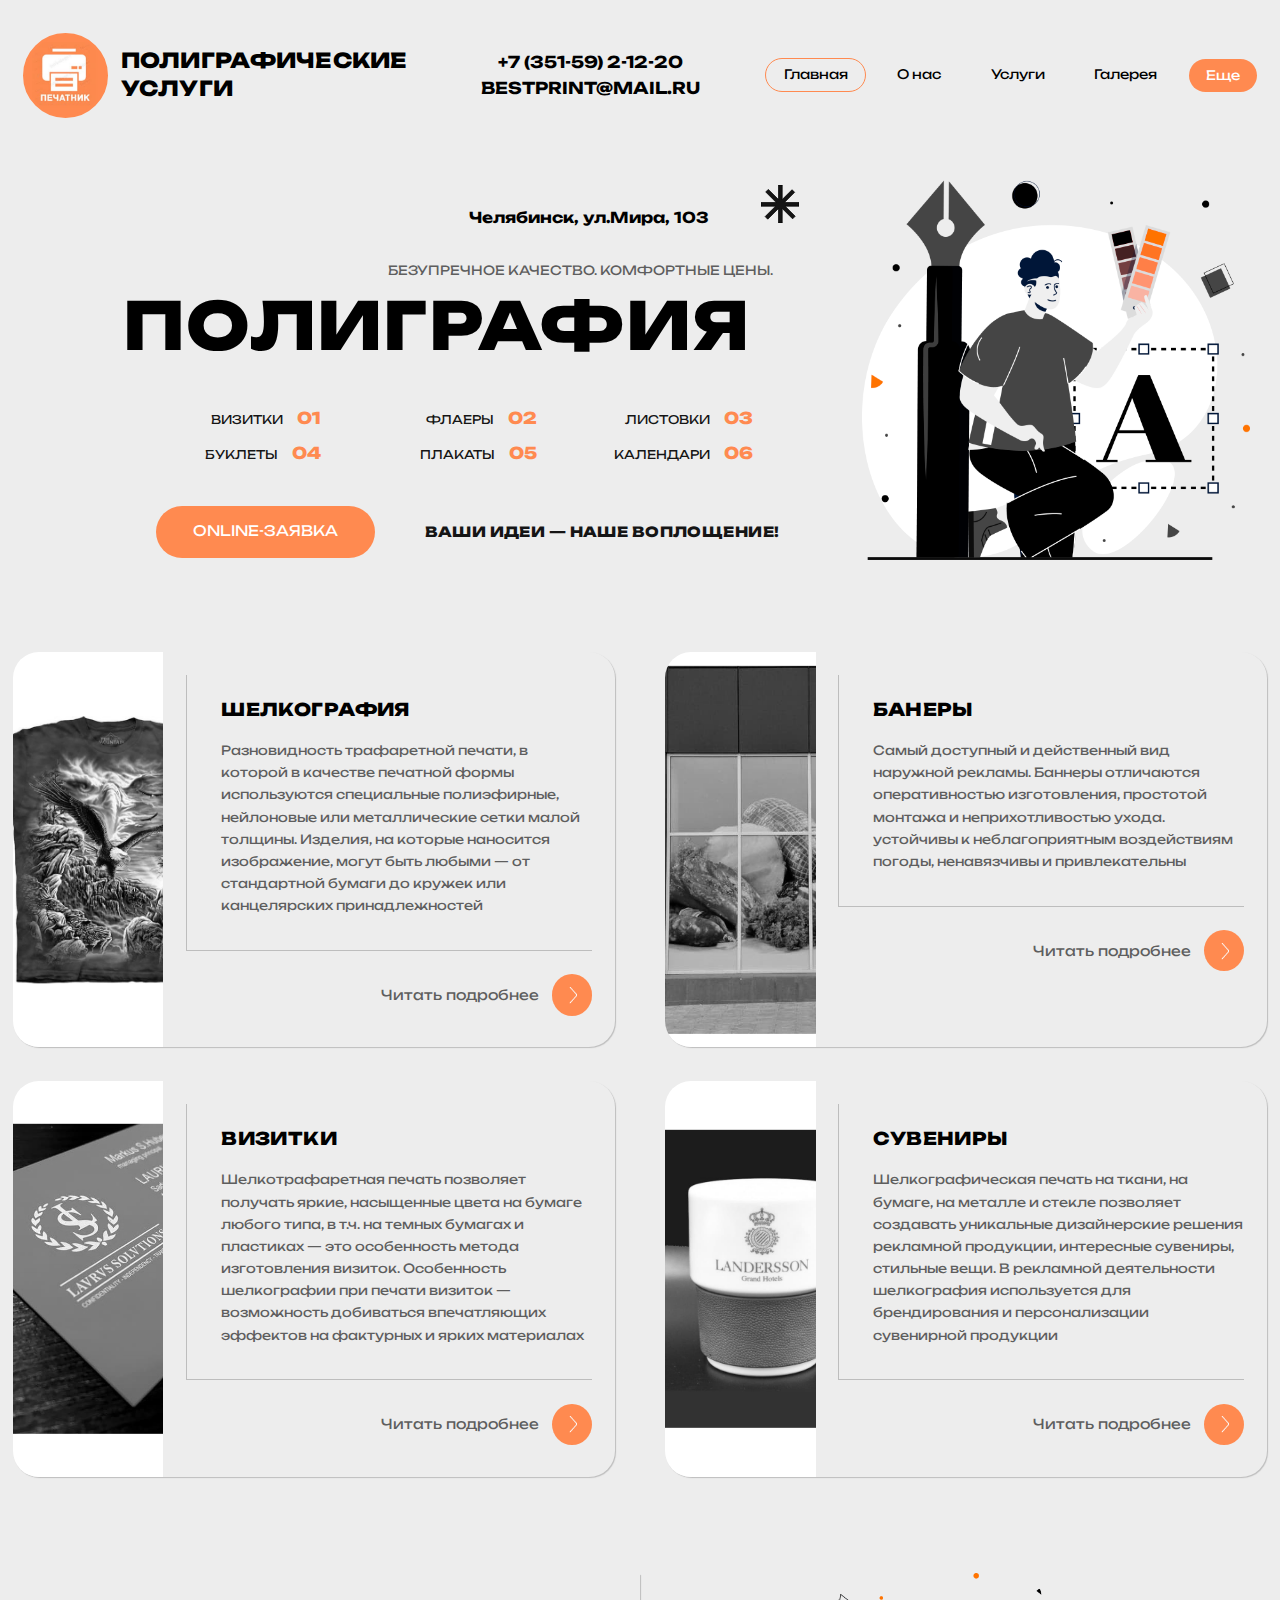
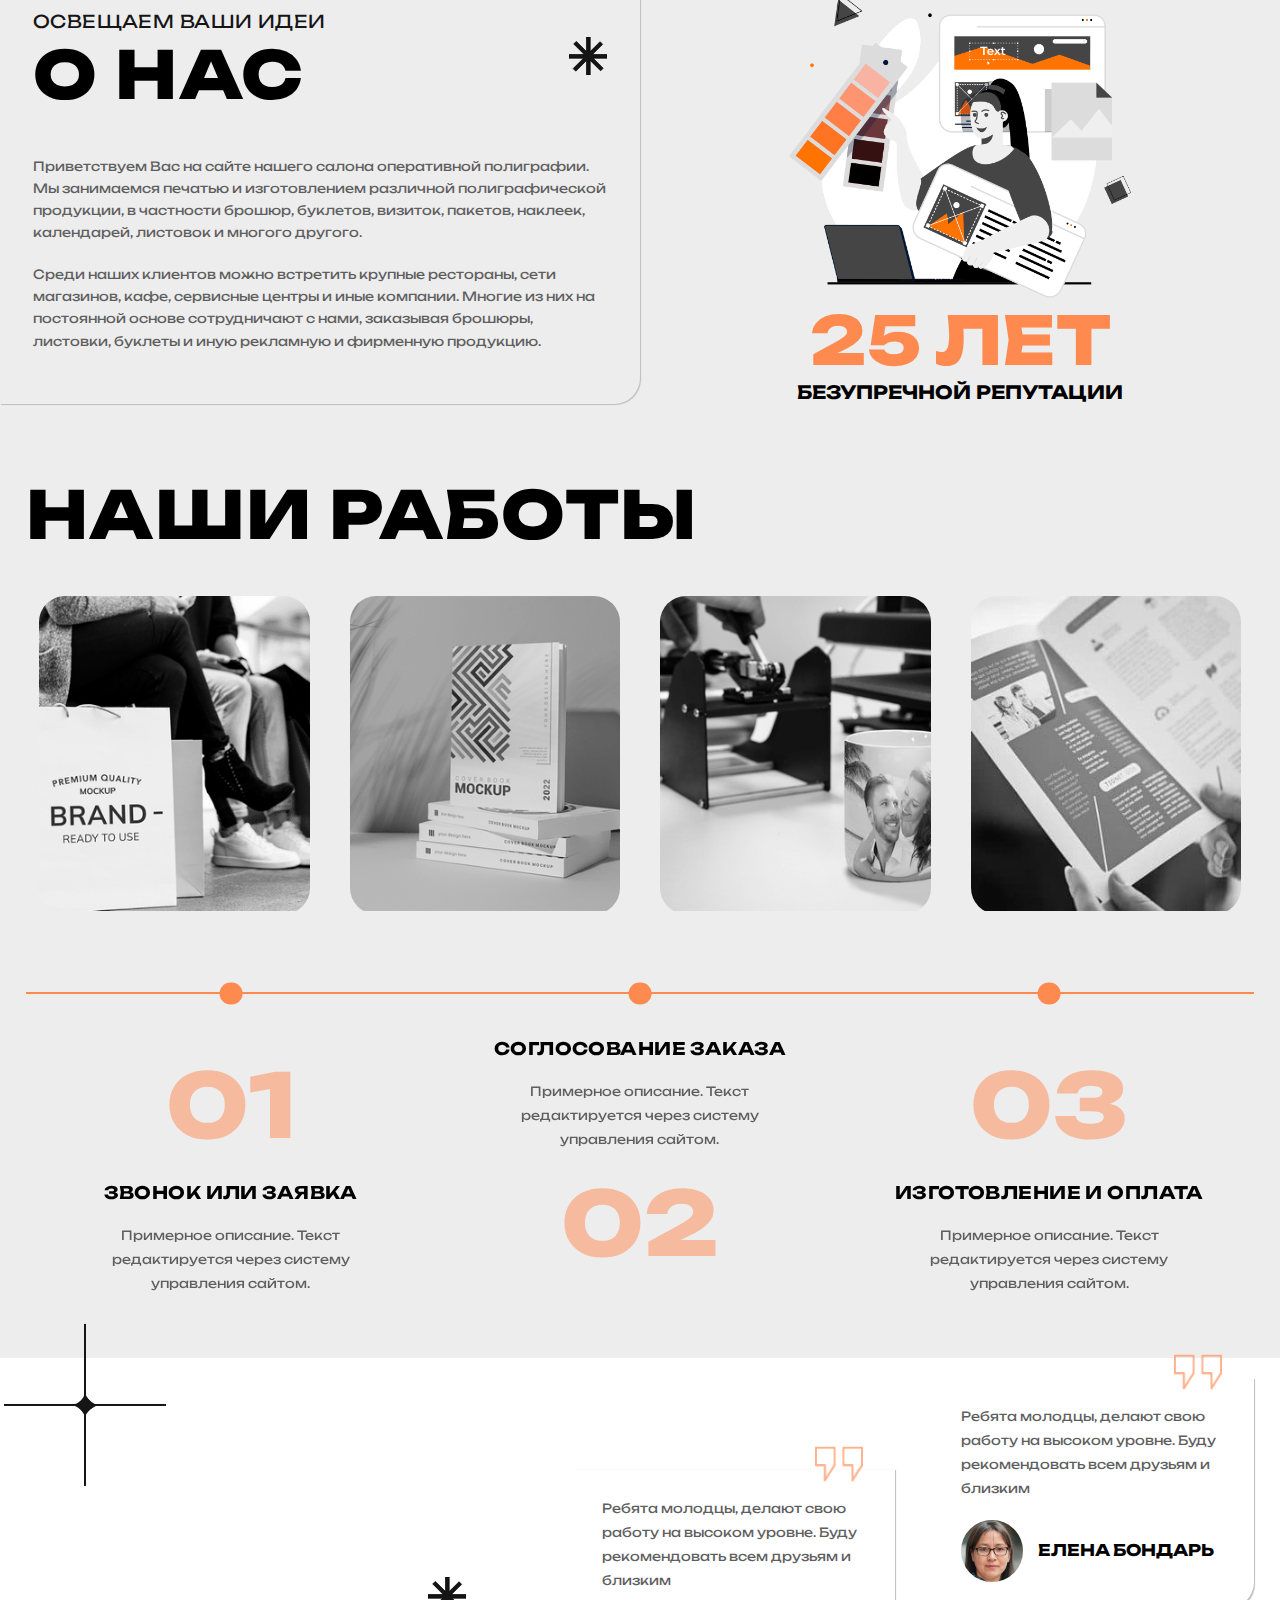
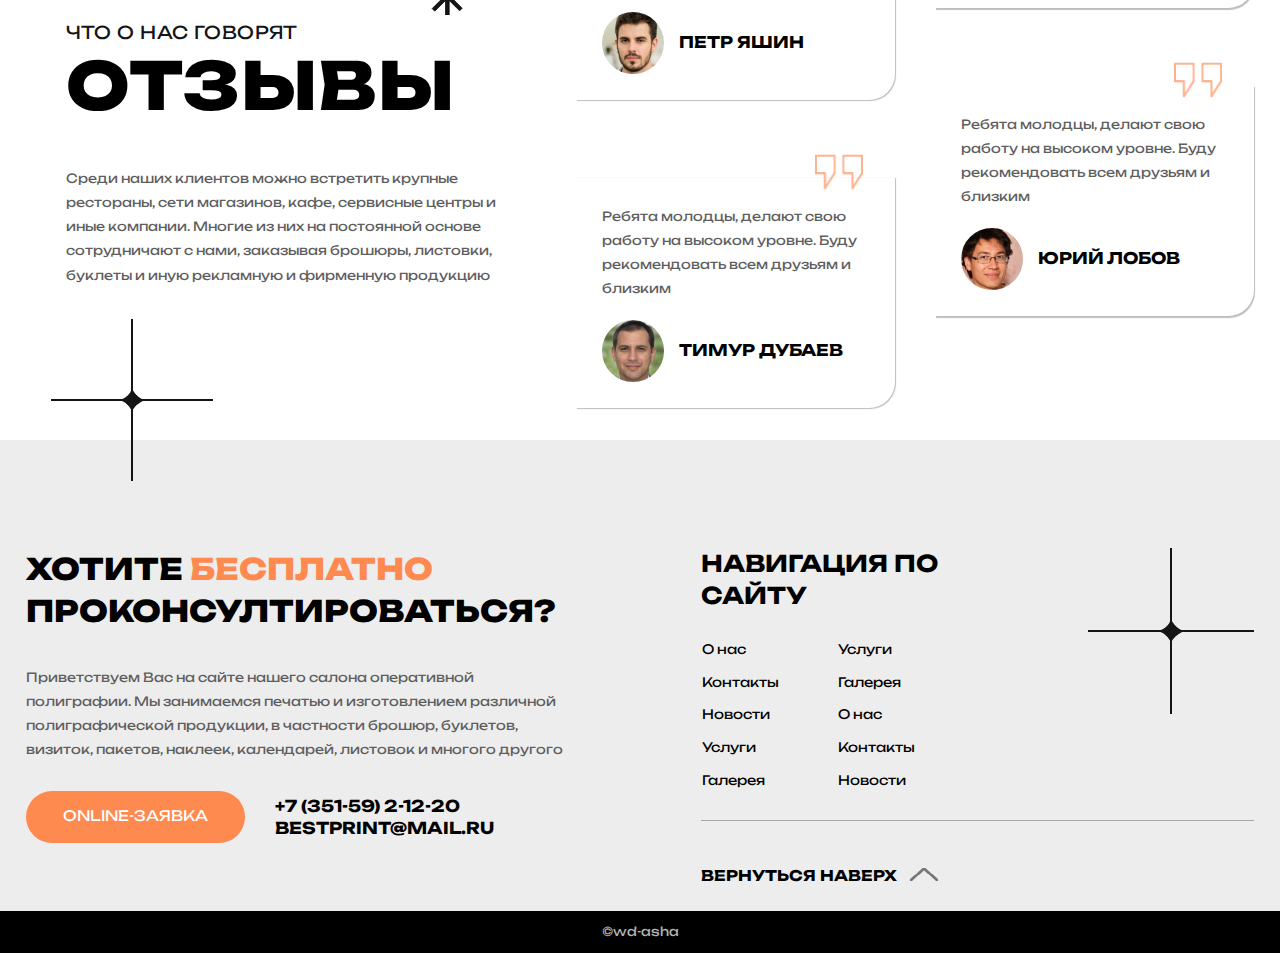
<file: index.html>
<!DOCTYPE html>
<html lang="ru">
<head>
    <meta charset="utf-8">
    <meta name="viewport" content="width=device-width, initial-scale=1">
    <meta name="description" content="">
    <meta http-equiv="X-UA-Compatible" content="IE=edge">
    <title>Печатник | Полиграфические услуги</title>
    <link href="css/main.css" rel="stylesheet">
</head>
<body>

<div id="toTop"> </div>
<div class="fix-box" id="fix-box"></div>
<div class="overlay" id="overlay"></div>

<div class="popup" id="popupPhone">
    <a href="#fix-box" class="popup_area"></a>
    <div class="popup_body">
        <div class="popup_content">
            <a href="#fix-box" class="popup_close">
                &times;
            </a>
            <div class="popup_title">Оставить заявку</div>
            <p class="popup__text">Чтобы оставить заявку, пожалуйста, заполните свои контактные данные</p>
            <div class="popup_text">
                <form class="phone-form" action="" method="post" id="phoneForm" name="phoneForm">
                    <input class="name-input" type="text" placeholder="Имя" required name="name">
                    <input class="phone-input" type="tel" placeholder="Телефон" required name="phone">
                    <div class="order-form__check">
                        <input type="checkbox" class="checkbox" name="check" style="cursor: pointer; opacity: .8; background-color: black;" id="checkBox2">
                        <p class="order-form__check__txt">Нажимая кнопку вы даете согласие <a href="#">на обработку ваших персональных данных</a></p>
                    </div>
                    <a href="#orderSuccess" type="submit" class="phone-submit" id="phoneSubmit">Отправить</a>
                </form>
            </div>
        </div>
    </div>
</div>

<div class="popup" id="orderSuccess">
    <a href="#fix-box" class="popup_area"></a>
    <div class="popup_body">
        <div class="popup_content">
            <a href="#fix-box" class="popup_close">
                &times;
            </a>
            <div class="orderSuccess__content">
                <div class="orderSuccess__title">Заявка успешно отправлена!</div>
                <div class="orderSuccess__text">
                    Наши специалисты свяжутся с Вами. Спасибо, что выбрали нас!
                </div>
            </div>

        </div>
    </div>
</div>

<header class="header" id="header">
    <div class="header__logo">
        <div class="logo__icon">
            <img src="images/logo-min.jpg" alt="логотип компании">
        </div>
        <div class="logo__title">Полиграфические услуги</div>
    </div>
    <div class="header__phone">
        <div class="phone__number">+7 (351-59) 2-12-20<br>bestprint@mail.ru</div>
    </div>
    <nav class="header__nav">
        <a href="index.html" class="nav__item nav__item-active">Главная</a>
        <a href="#about" class="nav__item">О&nbsp;нас</a>
        <a href="#services" class="nav__item">Услуги</a>
        <a href="#gallery" class="nav__item">Галерея</a>
        <a href="#reviews" class="nav__item">Отзывы</a>
        <a href="#news" class="nav__item">Новости</a>
        <div class="nav__item-more">Еще
            <div class="item-more__panel">
                <a href="#about" class="more__item more__item_hide">О&nbsp;нас</a>
                <a href="#services" class="more__item more__item_hide">Услуги</a>
                <a href="#gallery" class="more__item more__item_hide">Галерея</a>
                <a href="#reviews" class="more__item more__item_hide">Отзывы</a>
                <a href="#news" class="more__item more__item_hide">Новости</a>
                <a href="#blog" class="more__item">Статьи</a>
            </div>
        </div>
    </nav>
</header>

<div class="mobile__nav">
    <div class="burger" id="burger">
        <div class="burger__line1" ></div>
        <div class="burger__line2"></div>
        <div class="burger__line3"></div>
    </div>
</div>

<div class="mobile__nav__panel" id="mobileNavPanel">
    <a href="#about" class="mobile__nav__item">О&nbsp;нас</a>
    <a href="#services" class="mobile__nav__item">Услуги</a>
    <a href="#gallery" class="mobile__nav__item">Галлерея</a>
    <a href="#reviews" class="mobile__nav__item">Отзывы</a>
    <a href="#news" class="mobile__nav__item">Новости</a>
    <a href="#blog" class="mobile__nav__item">Статьи</a>
    <span class="panel__close" id="panelClose">&times;</span>
</div>

<section class="slider">
    <div class="slider__content">
        <div class="slider__content_address">
            <span>Челябинск, ул.Мира, 103</span>
            <img src="images/3.svg" alt="">
        </div>
        <p class="slider__content_slogan">Безупречное качество. Комфортные цены.</p>
        <h1>Полиграфия <span><img src="images/11.gif" alt=""></span></h1>

        <img src="images/3.svg" class="image__star" alt="">
        <div class="slider__content_list">
            <div class="slider__content_item">
                визитки <span>01</span>
            </div>
            <div class="slider__content_item">
                флаеры <span>02</span>
            </div>
            <div class="slider__content_item">
                листовки <span>03</span>
            </div>
            <div class="slider__content_item">
                буклеты <span>04</span>
            </div>
            <div class="slider__content_item">
                плакаты <span>05</span>
            </div>
            <div class="slider__content_item">
                календари <span>06</span>
            </div>
        </div>
        <div class="slider__content_link">
            <a href="#popupPhone" class="slider__content_btn">online-заявка</a>
            <span>ваши идеи — наше воплощение!</span>
        </div>
    </div>
    <div class="slider__image">
        <img src="images/1.webp" alt="">
    </div>
</section>

<section class="services" id="services">
    <div class="service">
        <div class="service__image">
            <img src="images/silk-min.jpeg" alt="service">
        </div>
        <div class="service__content">
            <div class="service__content_text">
                <div class="service__content_title">Шелкография</div>
                <div class="service__content_desc">Разновидность трафаретной печати, в которой в качестве печатной формы используются специальные полиэфирные, нейлоновые или металлические сетки малой толщины. Изделия, на которые наносится изображение, могут быть любыми — от стандартной бумаги до кружек или канцелярских принадлежностей</div>
            </div>
            <div class="service__content_link">Читать подробнее
                <a href="silk.html" class="link-round">
                    <img src="images/right.svg" alt="">
                </a>
            </div>
        </div>
    </div>
    <div class="service">
        <div class="service__image">
            <img src="images/baners-min.jpg" alt="service">
        </div>
        <div class="service__content">
            <div class="service__content_text">
                <div class="service__content_title">Банеры</div>
                <div class="service__content_desc">Самый доступный и действенный вид наружной рекламы. Баннеры отличаются оперативностью изготовления, простотой монтажа и неприхотливостью ухода. устойчивы к неблагоприятным воздействиям погоды, ненавязчивы и привлекательны</div>
            </div>
            <div class="service__content_link">Читать подробнее
                <a href="silk.html">
                    <img src="images/right.svg" alt="">
                </a>
            </div>
        </div>
    </div>
    <div class="service">
        <div class="service__image">
            <img src="images/vizit-min.jpg" alt="service">
        </div>
        <div class="service__content">
            <div class="service__content_text">
                <div class="service__content_title">Визитки</div>
                <div class="service__content_desc">Шелкотрафаретная печать позволяет получать яркие, насыщенные цвета на бумаге любого типа, в т.ч. на темных бумагах и пластиках — это особенность метода изготовления визиток. Особенность шелкографии при печати визиток — возможность добиваться впечатляющих эффектов на фактурных и ярких материалах</div>
            </div>
            <div class="service__content_link">Читать подробнее
                <a href="silk.html">
                    <img src="images/right.svg" alt="">
                </a>
            </div>
        </div>
    </div>
    <div class="service">
        <div class="service__image">
            <img src="images/cup-min.jpg" alt="service">
        </div>
        <div class="service__content">
            <div class="service__content_text">
                <div class="service__content_title">Сувениры</div>
                <div class="service__content_desc">Шелкографическая печать на ткани, на бумаге, на металле и стекле позволяет создавать уникальные дизайнерские решения рекламной продукции, интересные сувениры, стильные вещи. В рекламной деятельности шелкография используется для брендирования и персонализации сувенирной продукции</div>
            </div>
            <div class="service__content_link">Читать подробнее
                <a href="silk.html">
                    <img src="images/right.svg" alt="">
                </a>
            </div>
        </div>
    </div>
</section>

<section class="about" id="about">
    <div class="about__content">
        <div class="about__content__header">
            <div class="about__content__uptitle">освещаем ваши идеи</div>
            <h2 class="about__content__title">о нас <span><img src="images/11.gif" alt=""></span></h2>
            <div class="about__content__header__image">
                <img src="images/3.svg" alt="">
            </div>
        </div>
        <p>Приветствуем Вас на сайте нашего салона оперативной полиграфии. Мы занимаемся печатью и изготовлением различной полиграфической продукции, в частности брошюр, буклетов, визиток, пакетов, наклеек, календарей, листовок и многого другого.</p>
        <p>Среди наших клиентов можно встретить крупные рестораны, сети магазинов, кафе, сервисные центры и иные компании. Многие из них на постоянной основе сотрудничают с нами, заказывая брошюры, листовки, буклеты и иную рекламную и фирменную продукцию.</p>
    </div>
    <div class="about__image">
        <img src="images/2-min.png" alt="">
        <div class="about__image_25">
            <p>25 лет</p>
            <p>безупречной репутации</p>
        </div>
    </div>
</section>

<section class="works" id="gallery">
    <h2 class="works__title">наши работы <span><img src="images/11.gif" alt=""></span></h2>
<div class="swiperBox">
    <div class="swiper mySwiper">
        <div class="swiper-wrapper">
            <div class="swiper-slide">
                <img src="images/work1-min.png" alt="service">
            </div>
            <div class="swiper-slide">
                <img src="images/work2-min.png" alt="service">
            </div>
            <div class="swiper-slide">
                <img src="images/work3-min.png" alt="service">
            </div>
            <div class="swiper-slide">
                <img src="images/work4-min.jpg" alt="service">
            </div>
            <div class="swiper-slide">
                <img src="images/work5-min.jpg" alt="service">
            </div>

        </div>
    </div>
</div>
</section>

<section class="steps">
    <div class="step">
        <div class="step__number">01</div>
        <div class="step__title">звонок или заявка</div>
        <p class="step__text">Примерное описание. Текст редактируется через систему управления сайтом.</p>
    </div>
    <div class="step">
        <div class="step__number step__number-up">02</div>
        <div class="step__title">соглосование заказа</div>
        <p class="step__text">Примерное описание. Текст редактируется через систему управления сайтом.</p>
        <div class="step__number step__number-down">02</div>
    </div>
    <div class="step">
        <div class="step__number">03</div>
        <div class="step__title">изготовление и оплата</div>
        <p class="step__text">Примерное описание. Текст редактируется через систему управления сайтом.</p>
    </div>
</section>

<div class="reviews__bg" id="reviews">
    <img src="images/2.webp" class="review__img1" alt="">
    <img src="images/2.webp" class="review__img2" alt="">
    <section class="reviews">
        <div class="reviews__left">
            <div class="reviews__left__header">
                <div class="reviews__left__header__image">
                    <img src="images/3.svg" alt="">
                </div>
                <div class="reviews__left__uptitle">что о нас говорят</div>
                <h2 class="reviews__left__title">отзывы <span><img src="images/11.gif" alt=""></span></h2>
            </div>
            <p>Среди наших клиентов можно встретить крупные рестораны, сети магазинов, кафе, сервисные центры и иные компании. Многие из них на постоянной основе сотрудничают с нами, заказывая брошюры, листовки, буклеты и иную рекламную и фирменную продукцию</p>
        </div>
        <div class="reviews__right">
            <div class="review">
                <div class="review__icon">
                    <img src="images/quotes-min.png" alt="">
                </div>
                <p class="review__text">Ребята молодцы, делают свою работу на высоком уровне. Буду рекомендовать всем друзьям и близким</p>
                <div class="review__user">
                    <img src="images/avatar01-370-min.jpg" class="review__user-image" alt="">
                    <p class="review__user-name">Петр Яшин</p>
                </div>
            </div>
            <div class="review">
                <div class="review__icon">
                    <img src="images/quotes-min.png" alt="">
                </div>
                <p class="review__text">Ребята молодцы, делают свою работу на высоком уровне. Буду рекомендовать всем друзьям и близким</p>
                <div class="review__user">
                    <img src="images/avatar02-370-min.jpg" class="review__user-image" alt="">
                    <p class="review__user-name">Елена Бондарь</p>
                </div>
            </div>
            <div class="review">
                <div class="review__icon">
                    <img src="images/quotes-min.png" alt="">
                </div>
                <p class="review__text">Ребята молодцы, делают свою работу на высоком уровне. Буду рекомендовать всем друзьям и близким</p>
                <div class="review__user">
                    <img src="images/avatar03-370-min.jpg" class="review__user-image" alt="">
                    <p class="review__user-name">Тимур Дубаев</p>
                </div>
            </div>
            <div class="review">
                <div class="review__icon">
                    <img src="images/quotes-min.png" alt="">
                </div>
                <p class="review__text">Ребята молодцы, делают свою работу на высоком уровне. Буду рекомендовать всем друзьям и близким</p>
                <div class="review__user">
                    <img src="images/avatar04-370-min.jpg" class="review__user-image" alt="">
                    <p class="review__user-name">Юрий Лобов</p>
                </div>
            </div>
        </div>
    </section>
</div>

<footer class="footer" id="contacts">
    <div class="footer__left">
        <h3 class="footer__left__title">
            Хотите <span>бесплатно</span> проконсултироваться?
        </h3>
        <p class="footer__left__text">Приветствуем Вас на сайте нашего салона оперативной полиграфии. Мы занимаемся печатью и изготовлением различной полиграфической продукции, в частности брошюр, буклетов, визиток, пакетов, наклеек, календарей, листовок и многого другого</p>
        <div class="footer__left__links">
            <span class="footer__center">
                <a href="#popupPhone" class="footer__left_btn">online-заявка</a>
            </span>
            <span class="footer__left_phone">+7 (351-59) 2-12-20<br>bestprint@mail.ru</span>
            <img src="images/3.svg" alt="">
        </div>
    </div>
    <div class="footer__right">
        <div class="footer__right__nav">
            <h3 class="footer__nav_title">Навигация по сайту</h3>
            <a href="" class="footer__nav_item">О нас</a>
            <a href="" class="footer__nav_item">Услуги</a>
            <a href="" class="footer__nav_item">Контакты</a>
            <a href="" class="footer__nav_item">Галерея</a>
            <a href="" class="footer__nav_item">Новости</a>
            <a href="" class="footer__nav_item">О нас</a>
            <a href="" class="footer__nav_item">Услуги</a>
            <a href="" class="footer__nav_item">Контакты</a>
            <a href="" class="footer__nav_item">Галерея</a>
            <a href="" class="footer__nav_item">Новости</a>
        </div>
        <div class="footer__right_image">
            <img src="images/2.webp" alt="">
        </div>
        <div class="footer__right_link">
            <a href="#toTop">Вернуться наверх<img src="images/top.svg" alt=""></a>
        </div>
    </div>
</footer>

<div class="copy">
    <a href="https:\\wd-asha.ru">&copy;wd-asha</a>
</div>

<script src="js/swiper-bundle.min.js"></script>
<script>
    let mobileNavPanel = document.querySelector('#mobileNavPanel');
    let panelClose = document.querySelector('#panelClose');
    let overlay = document.querySelector('#overlay');
    let burger = document.querySelector('#burger');

    burger.addEventListener('click', function () {
        mobileNavPanel.classList.remove('mobile__nav__panel-hide');
        mobileNavPanel.classList.add('mobile__nav__panel-show');
        overlay.classList.remove('overlay-hide');
        overlay.classList.add('overlay-show');
    });

    panelClose.addEventListener('click', function () {
        mobileNavPanel.classList.remove('mobile__nav__panel-show');
        mobileNavPanel.classList.add('mobile__nav__panel-hide');
        overlay.classList.remove('overlay-show');
        overlay.classList.add('overlay-hide');
    });
</script>
<script>
    sPerView = 4;
    spaceBetween = 60;
    if(window.innerWidth < 1500) {
        spaceBetween = 50;
    }
    if(window.innerWidth < 1400) {
        sPerView = 4;
        spaceBetween = 40;
    }
    if(window.innerWidth < 1100) {
        sPerView = 3;
        spaceBetween = 60;
    }
    if(window.innerWidth < 1000) {
        spaceBetween = 50;
    }
    if(window.innerWidth < 900){
        spaceBetween = 40;
    }
    if(window.innerWidth < 800){
        spaceBetween = 30;
    }
    if(window.innerWidth < 700) {
        sPerView = 2;
        spaceBetween = 40;
    }
    if(window.innerWidth < 600) {
        spaceBetween = 30;
    }
    if(window.innerWidth < 500) {
        spaceBetween = 20;
    }
    if(window.innerWidth < 360) {
        sPerView = 1;
        spaceBetween = 20;
    }
    let swiper = new Swiper(".mySwiper", {
        slidesPerView: sPerView,
        spaceBetween: spaceBetween,
        freeMode: true,
        grabCursor: true,
        initialSlide: 0,
        loop: true,
        speed: 600,
        autoplay: {
            delay: 5000,
        },
        pagination: {
            el: ".swiper-pagination",
            clickable: true,
        },
    });
</script>
</body>
</html>
</file>
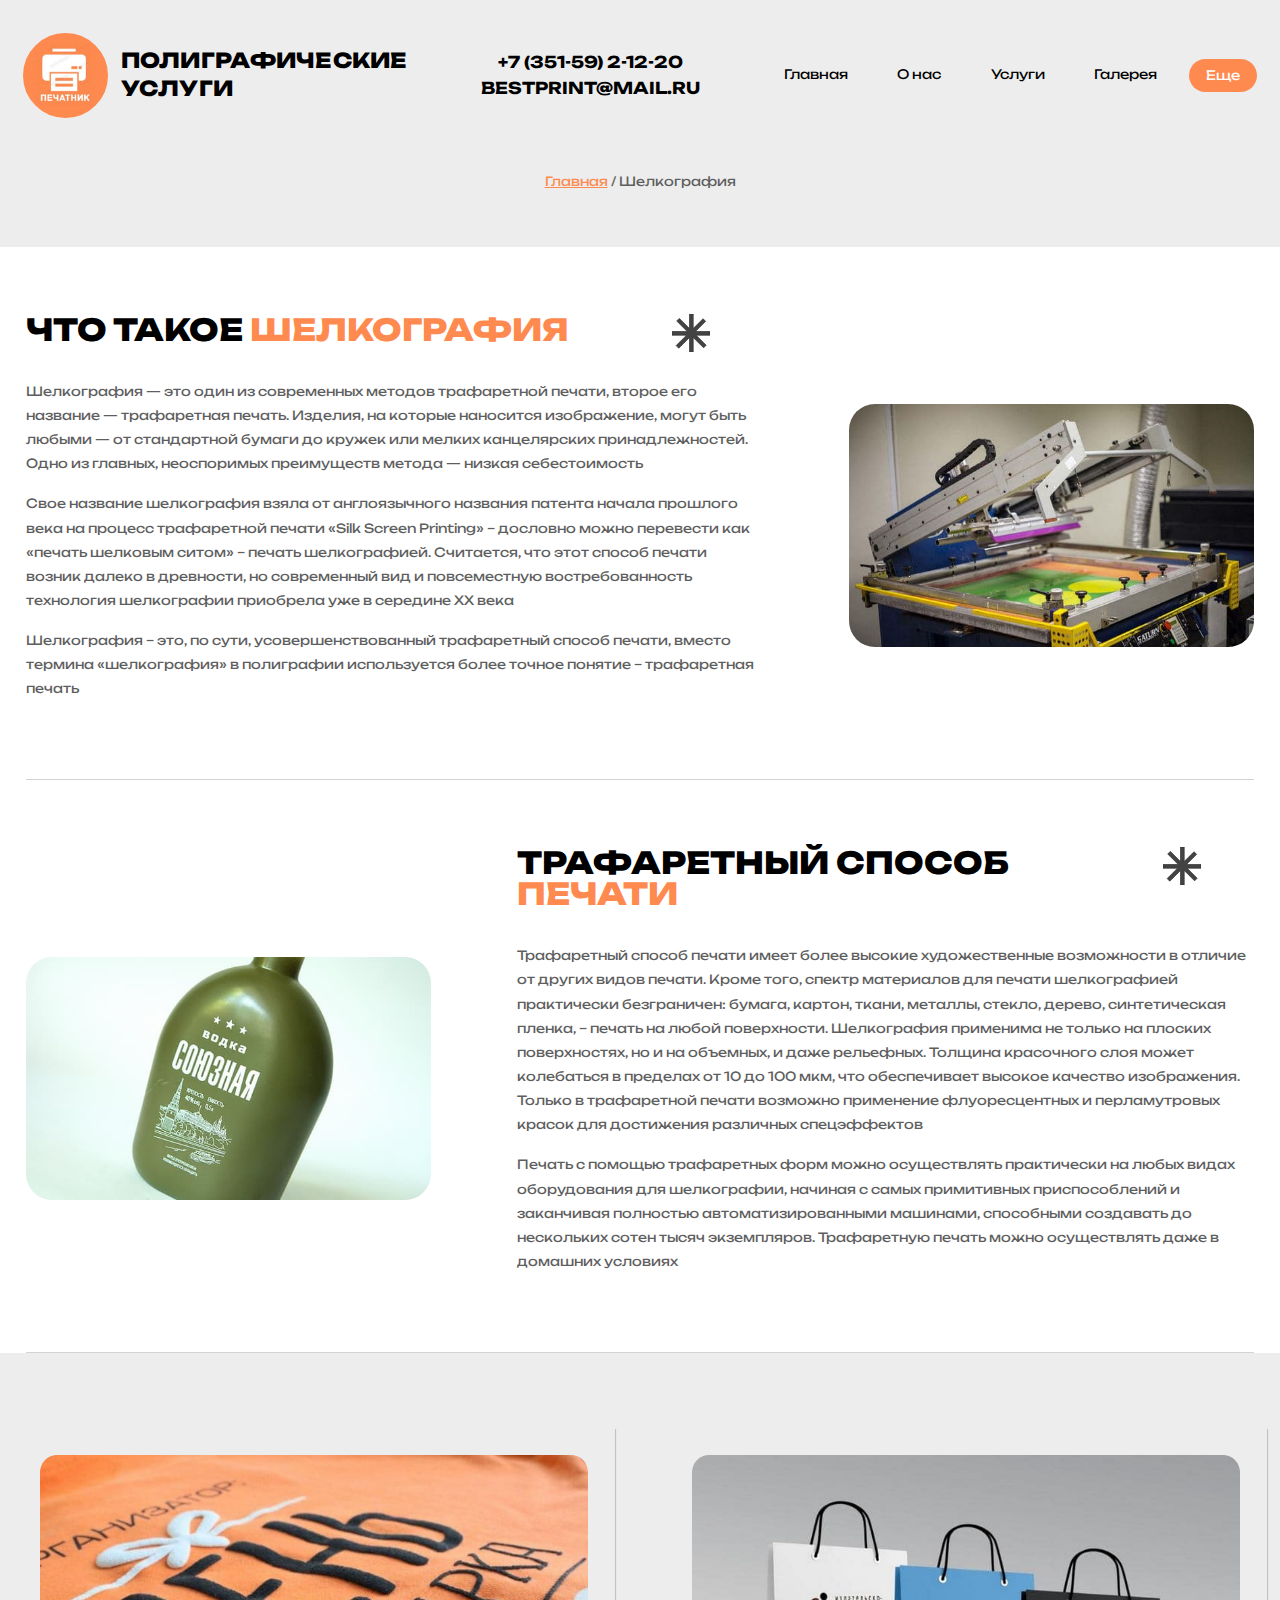
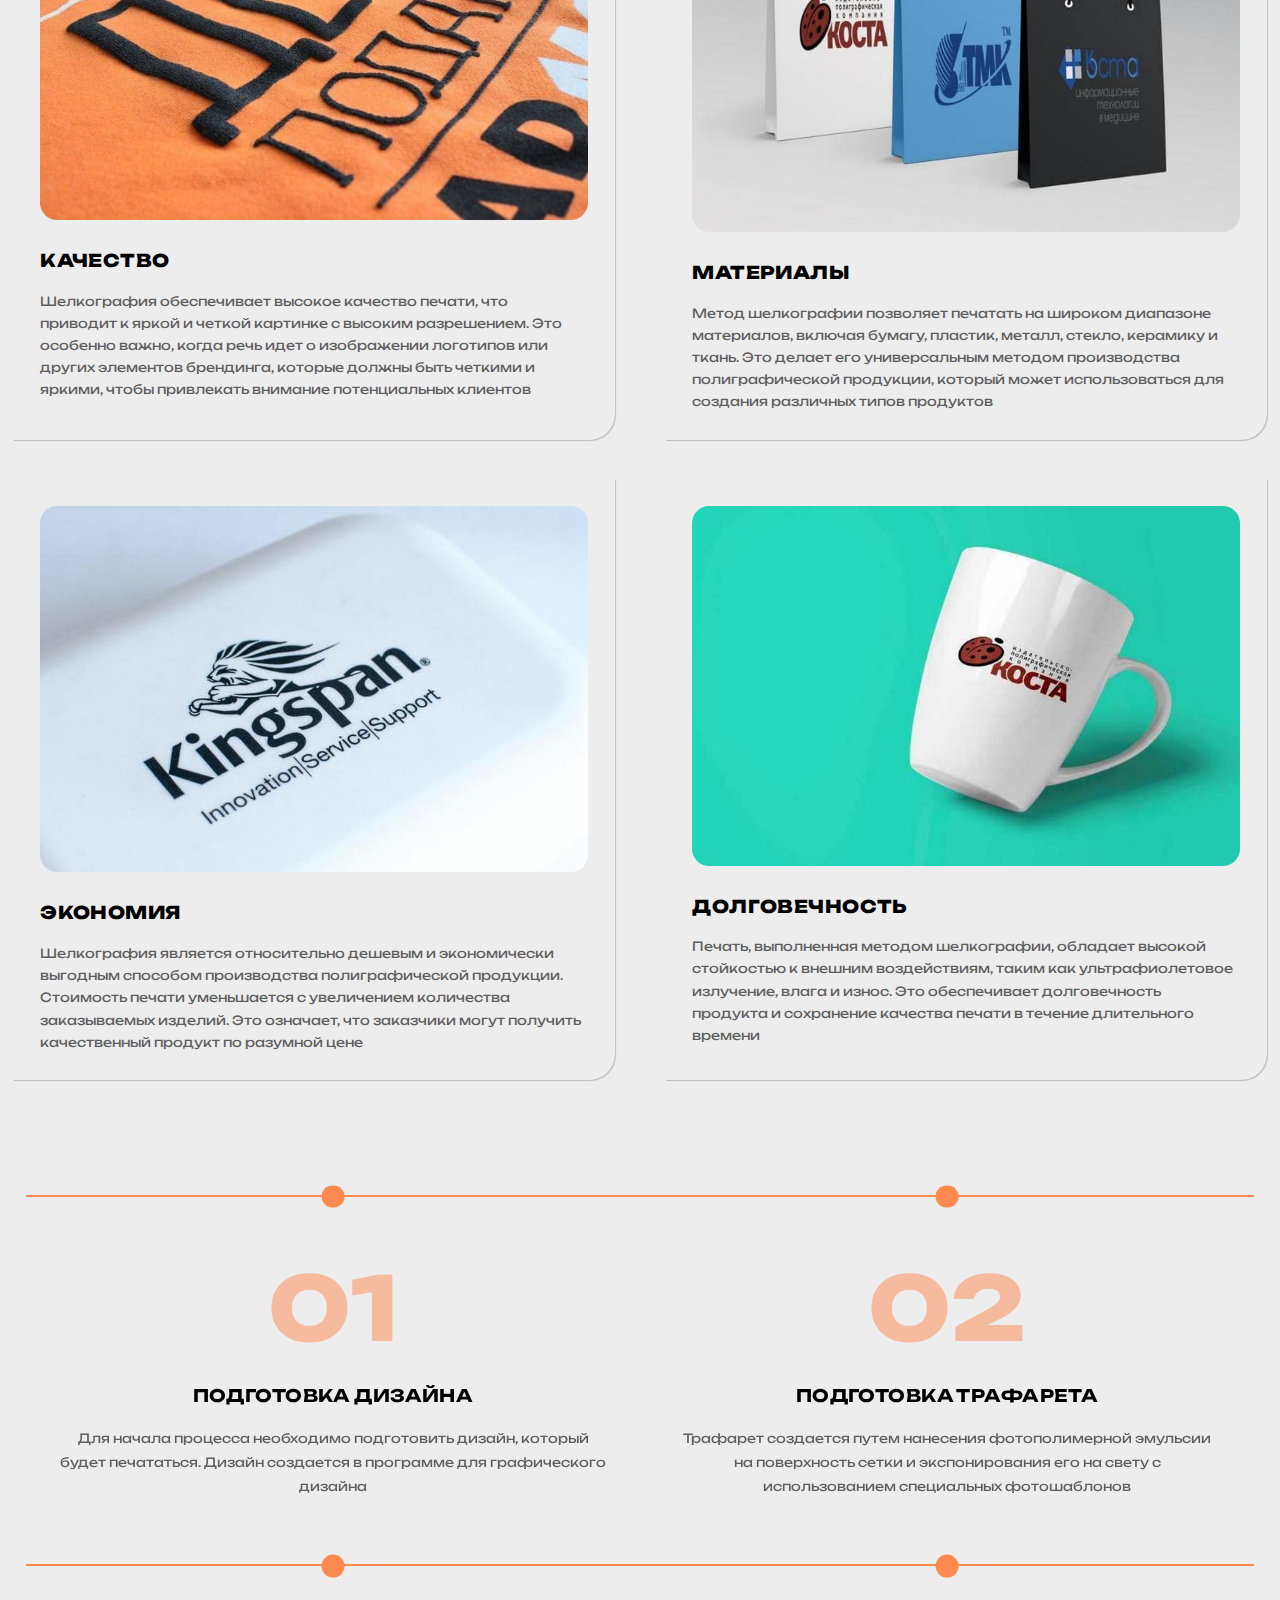
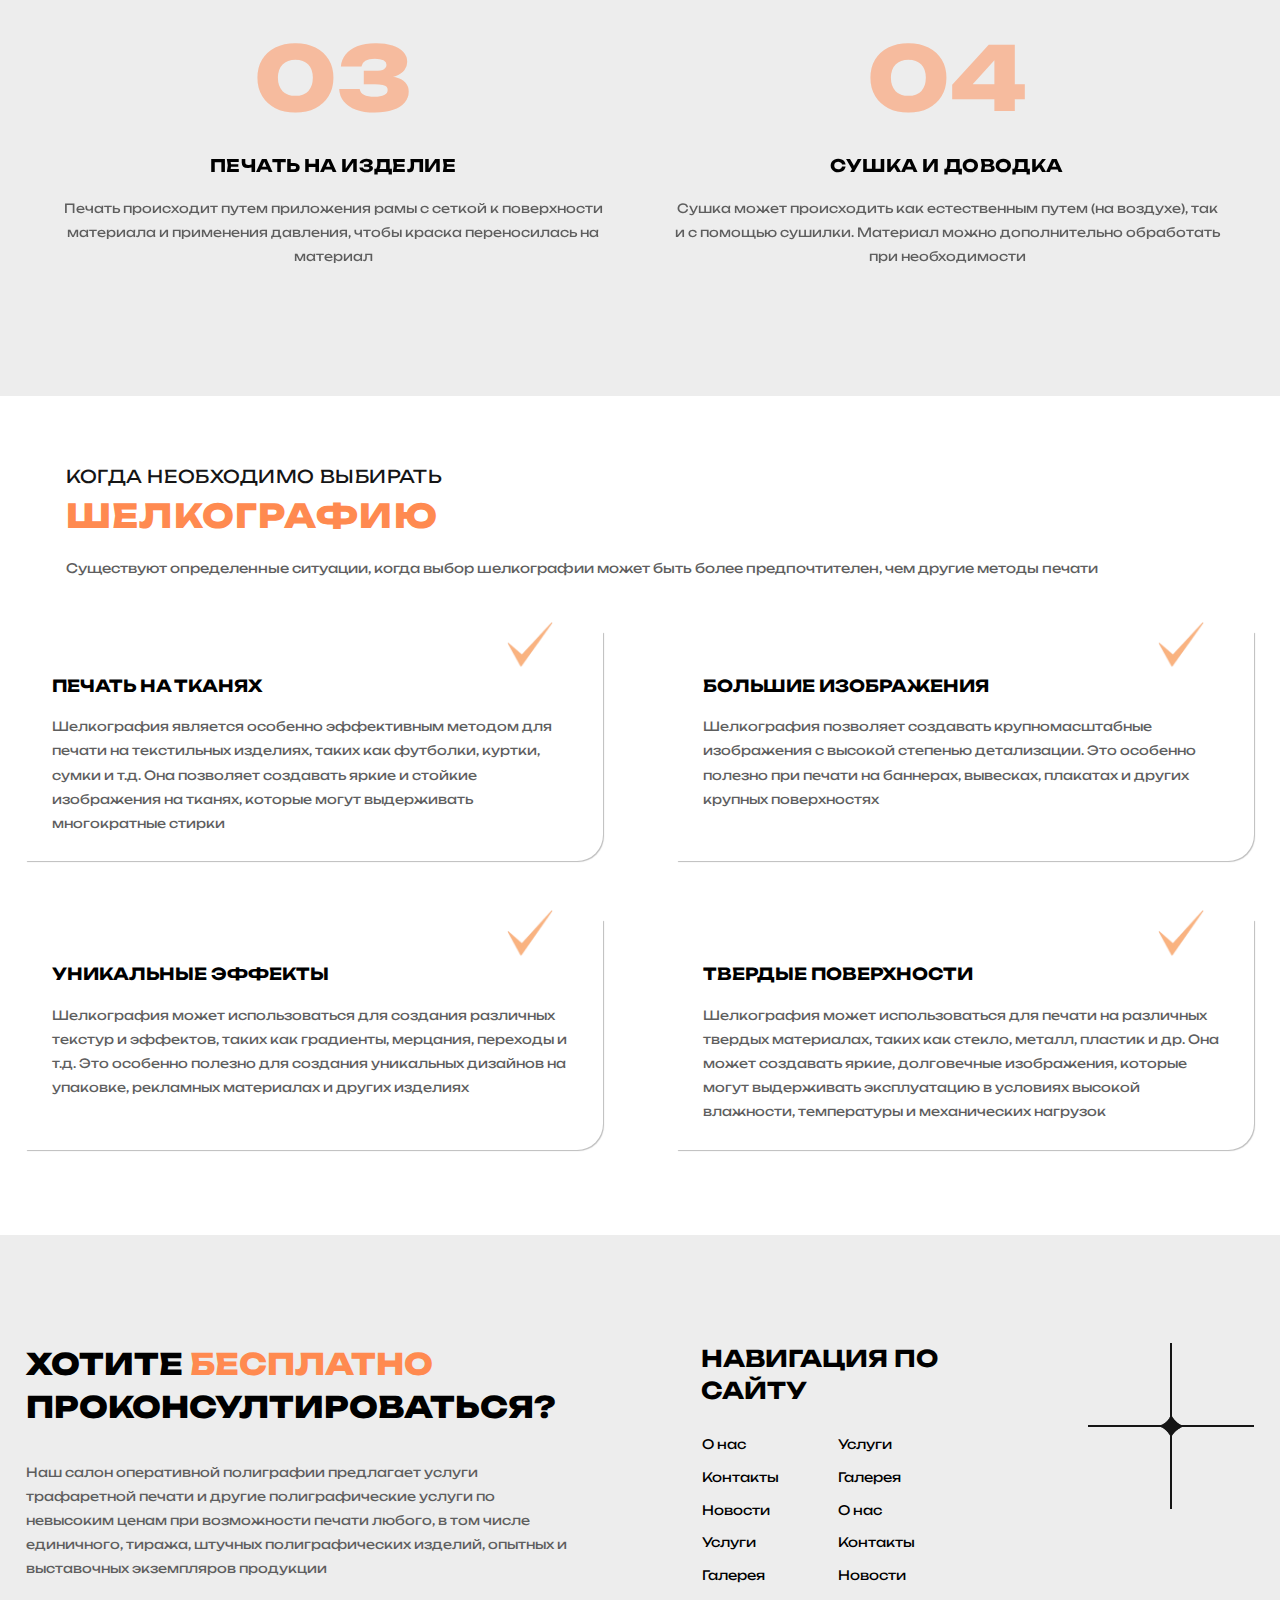
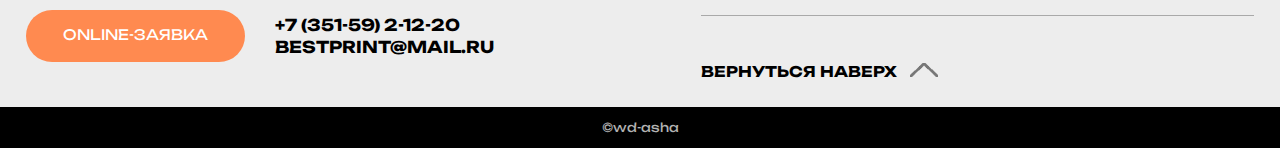
<file: silk.html>
<!DOCTYPE html>
<html lang="ru">
<head>
    <meta charset="utf-8">
    <meta name="viewport" content="width=device-width, initial-scale=1">
    <meta name="description" content="">
    <meta http-equiv="X-UA-Compatible" content="IE=edge">
    <title>Печатник | Полиграфические услуги</title>
    <link href="css/main.css" rel="stylesheet">
</head>
<body>

<div id="toTop"> </div>
<div class="fix-box" id="fix-box"></div>
<div class="overlay" id="overlay"></div>

<div class="popup" id="popupPhone">
    <a href="#fix-box" class="popup_area"></a>
    <div class="popup_body">
        <div class="popup_content">
            <a href="#fix-box" class="popup_close">
                &times;
            </a>
            <div class="popup_title">Оставить заявку</div>
            <p class="popup__text">Чтобы оставить заявку, пожалуйста, заполните свои контактные данные</p>
            <div class="popup_text">
                <form class="phone-form" action="" method="post" id="phoneForm" name="phoneForm">
                    <input class="name-input" type="text" placeholder="Имя" required name="name">
                    <input class="phone-input" type="tel" placeholder="Телефон" required name="phone">
                    <div class="order-form__check">
                        <input type="checkbox" class="checkbox" name="check" style="cursor: pointer; opacity: .8; background-color: black;" id="checkBox2">
                        <p class="order-form__check__txt">Нажимая кнопку вы даете согласие <a href="#">на обработку ваших персональных данных</a></p>
                    </div>
                    <a href="#orderSuccess" type="submit" class="phone-submit" id="phoneSubmit">Отправить</a>
                </form>
            </div>
        </div>
    </div>
</div>

<div class="popup" id="orderSuccess">
    <a href="#fix-box" class="popup_area"></a>
    <div class="popup_body">
        <div class="popup_content">
            <a href="#fix-box" class="popup_close">
                &times;
            </a>
            <div class="orderSuccess__content">
                <div class="orderSuccess__title">Заявка успешно отправлена!</div>
                <div class="orderSuccess__text">
                    Наши специалисты свяжутся с Вами. Спасибо, что выбрали нас!
                </div>
            </div>

        </div>
    </div>
</div>

<header class="header">
    <div class="header__logo">
        <div class="logo__icon">
            <img src="images/logo-min.jpg" alt="логотип компании">
        </div>
        <div class="logo__title">
            Полиграфические услуги
        </div>
    </div>
    <div class="header__phone">
        <div class="phone__number">+7 (351-59) 2-12-20<br>bestprint@mail.ru</div>
    </div>
    <nav class="header__nav">
        <a href="index.html" class="nav__item">Главная</a>
        <a href="index.html#about" class="nav__item">О&nbsp;нас</a>
        <a href="index.html#services" class="nav__item">Услуги</a>
        <a href="index.html#gallery" class="nav__item">Галерея</a>
        <a href="index.html#reviews" class="nav__item">Отзывы</a>
        <a href="#news" class="nav__item">Новости</a>
        <div class="nav__item-more">Еще
            <div class="item-more__panel">
                <a href="index.html#about" class="more__item more__item_hide">О&nbsp;нас</a>
                <a href="index.html#services" class="more__item more__item_hide">Услуги</a>
                <a href="index.html#gallery" class="more__item more__item_hide">Галерея</a>
                <a href="index.html#reviews" class="more__item more__item_hide">Отзывы</a>
                <a href="#news" class="more__item more__item_hide">Новости</a>
                <a href="#blog" class="more__item">Статьи</a>
            </div>
        </div>
    </nav>
</header>

<div class="mobile__nav">
    <div class="burger" id="burger">
        <div class="burger__line1" ></div>
        <div class="burger__line2"></div>
        <div class="burger__line3"></div>
    </div>
</div>

<div class="mobile__nav__panel" id="mobileNavPanel">
    <a href="index.html" class="mobile__nav__item">Главная</a>
    <a href="index.html#about" class="mobile__nav__item">О&nbsp;нас</a>
    <a href="index.html#services" class="mobile__nav__item">Услуги</a>
    <a href="index.html#gallery" class="mobile__nav__item">Галлерея</a>
    <a href="index.html#reviews" class="mobile__nav__item">Отзывы</a>
    <a href="#news" class="mobile__nav__item">Новости</a>
    <a href="#blog" class="mobile__nav__item">Статьи</a>
    <span class="panel__close" id="panelClose">&times;</span>
</div>

<div class="breadcrumbs">
    <a href="index.html">Главная</a> / Шелкография
</div>

<main class="main">
    <section class="page">
        <div class="page__content">
            <div class="page__content__title">
                <h2>Что такое <span>шелкография</span></h2>
                <img src="images/3.svg" alt="">
            </div>
            <p class="page__content__text">Шелкография — это один из современных методов трафаретной печати, второе его название — трафаретная печать. Изделия, на которые наносится изображение, могут быть любыми — от стандартной бумаги до кружек или мелких канцелярских принадлежностей. Одно из главных, неоспоримых преимуществ метода — низкая себестоимость</p>
            <p class="page__content__text">Свое название шелкография взяла от англоязычного названия патента начала прошлого века на процесс трафаретной печати «Silk Screen Printing» – дословно можно перевести как «печать шелковым ситом» – печать шелкографией. Считается, что этот способ печати возник далеко в древности, но современный вид и повсеместную востребованность технология шелкографии приобрела уже в середине XX века</p>
            <p class="page__content__text">Шелкография – это, по сути, усовершенствованный трафаретный способ печати, вместо термина «шелкография» в полиграфии используется более точное понятие – трафаретная печать</p>

        </div>
        <div class="page__content__image">
            <img src="images/silk01-min.jpg" alt="">
        </div>
    </section>

    <section class="page">
        <div class="page__content__image">
            <img src="images/silk04-min.jpg" alt="">
        </div>
        <div class="page__content">
            <div class="page__content__title">
                <h2>Трафаретный способ <span>печати</span></h2>
                <img src="images/3.svg" alt="">
            </div>
            <p class="page__content__text">Трафаретный способ печати имеет более высокие художественные возможности в отличие от других видов печати. Кроме того, спектр материалов для печати шелкографией практически безграничен: бумага, картон, ткани, металлы, стекло, дерево, синтетическая пленка, – печать на любой поверхности. Шелкография применима не только на плоских поверхностях, но и на объемных, и даже рельефных. Толщина красочного слоя может колебаться в пределах от 10 до 100 мкм, что обеспечивает высокое качество изображения. Только в трафаретной печати возможно применение флуоресцентных и перламутровых красок для достижения различных спецэффектов</p>
            <p class="page__content__text">Печать с помощью трафаретных форм можно осуществлять практически на любых видах оборудования для шелкографии, начиная с самых примитивных приспособлений и заканчивая полностью автоматизированными машинами, способными создавать до нескольких сотен тысяч экземпляров. Трафаретную печать можно осуществлять даже в домашних условиях</p>
        </div>
    </section>

</main>

    <div class="advantages">
        <div class="advantage">
            <div class="advantage__image">
                <img src="images/silk02-min.jpg" alt="">
            </div>
            <div class="advantage__title">Качество</div>
            <div class="advantage__text">Шелкография обеспечивает высокое качество печати, что приводит к яркой и четкой картинке с высоким разрешением. Это особенно важно, когда речь идет о изображении логотипов или других элементов брендинга, которые должны быть четкими и яркими, чтобы привлекать внимание потенциальных клиентов</div>
        </div>
        <div class="advantage">
            <div class="advantage__image">
                <img src="images/silk03-min.jpg" alt="">
            </div>
            <div class="advantage__title">Материалы</div>
            <div class="advantage__text">Метод шелкографии позволяет печатать на широком диапазоне материалов, включая бумагу, пластик, металл, стекло, керамику и ткань. Это делает его универсальным методом производства полиграфической продукции, который может использоваться для создания различных типов продуктов</div>
        </div>
        <div class="advantage">
            <div class="advantage__image">
                <img src="images/silk05-min.jpg" alt="">
            </div>
            <div class="advantage__title">Экономия</div>
            <div class="advantage__text">Шелкография является относительно дешевым и экономически выгодным способом производства полиграфической продукции. Стоимость печати уменьшается с увеличением количества заказываемых изделий. Это означает, что заказчики могут получить качественный продукт по разумной цене</div>
        </div>
        <div class="advantage">
            <div class="advantage__image">
                <img src="images/silk06-min.jpg" alt="">
            </div>
            <div class="advantage__title">Долговечность</div>
            <div class="advantage__text">Печать, выполненная методом шелкографии, обладает высокой стойкостью к внешним воздействиям, таким как ультрафиолетовое излучение, влага и износ. Это обеспечивает долговечность продукта и сохранение качества печати в течение длительного времени</div>
        </div>
    </div>

<section class="steps">
    <div class="step__silk">
        <div class="step__number">01</div>
        <div class="step__title">подготовка дизайна</div>
        <p class="step__text">Для начала процесса необходимо подготовить дизайн, который будет печататься. Дизайн создается в программе для графического дизайна</p>
    </div>
    <div class="step__silk">
        <div class="step__number step__silk__number-up">02</div>
        <div class="step__title">подготовка трафарета</div>
        <p class="step__text">Трафарет создается путем нанесения фотополимерной эмульсии на поверхность сетки и экспонирования его на свету с использованием специальных фотошаблонов</p>
        <div class="step__number step__silk__number-down">02</div>
    </div>
    <div class="step__silk">
        <div class="step__number">03</div>
        <div class="step__title">печать на изделие</div>
        <p class="step__text">Печать происходит путем приложения рамы с сеткой к поверхности материала и применения давления, чтобы краска переносилась на материал</p>
    </div>
    <div class="step__silk">
        <div class="step__number step__silk__number-up">04</div>
        <div class="step__title">сушка и доводка</div>
        <p class="step__text"> Сушка может происходить как естественным путем (на воздухе), так и с помощью сушилки. Материал можно дополнительно обработать при необходимости</p>
        <div class="step__number step__silk__number-down">04</div>
    </div>
</section>

<div class="priorities__bg" id="reviews">
    <img src="images/2.webp" class="priority__img1" alt="">
    <img src="images/2.webp" class="priority__img2" alt="">
    <section class="priorities">
        <div class="priorities__left">
            <div class="priorities__left__header">
                <div class="priorities__left__header__image">
                    <img src="images/3.svg" alt="">
                </div>
                <div class="priorities__left__uptitle">когда необходимо выбирать</div>
                <h2 class="priorities__left__title">шелкографию</h2>
            </div>
            <p>Существуют определенные ситуации, когда выбор шелкографии может быть более предпочтителен, чем другие методы печати</p>
            <div class="priorities__left__image">
                <img src="images/silk07-min.jpg" alt="">
            </div>
        </div>
        <div class="priorities__right">
            <div class="priority">
                <div class="priority__icon">
                    <img src="images/check-min.png" alt="">
                </div>
                <p class="priority__name">Печать на тканях</p>
                <p class="priority__text">Шелкография является особенно эффективным методом для печати на текстильных изделиях, таких как футболки, куртки, сумки и т.д. Она позволяет создавать яркие и стойкие изображения на тканях, которые могут выдерживать многократные стирки</p>
            </div>
            <div class="priority">
                <div class="priority__icon">
                    <img src="images/check-min.png" alt="">
                </div>
                <p class="priority__name">Большие изображения</p>
                <p class="priority__text">Шелкография позволяет создавать крупномасштабные изображения с высокой степенью детализации. Это особенно полезно при печати на баннерах, вывесках, плакатах и других крупных поверхностях</p>
            </div>
            <div class="priority">
                <div class="priority__icon">
                    <img src="images/check-min.png" alt="">
                </div>
                <p class="priority__name">Уникальные эффекты</p>
                <p class="priority__text">Шелкография может использоваться для создания различных текстур и эффектов, таких как градиенты, мерцания, переходы и т.д. Это особенно полезно для создания уникальных дизайнов на упаковке, рекламных материалах и других изделиях</p>
            </div>
            <div class="priority">
                <div class="priority__icon">
                    <img src="images/check-min.png" alt="">
                </div>
                <p class="priority__name">Твердые поверхности</p>
                <p class="priority__text">Шелкография может использоваться для печати на различных твердых материалах, таких как стекло, металл, пластик и др. Она может создавать яркие, долговечные изображения, которые могут выдерживать эксплуатацию в условиях высокой влажности, температуры и механических нагрузок</p>
            </div>

        </div>
    </section>
</div>

<footer class="footer">
    <div class="footer__left">
        <h3 class="footer__left__title">
            Хотите <span>бесплатно</span> проконсултироваться?
        </h3>
        <p class="footer__left__text">Наш салон оперативной полиграфии предлагает услуги трафаретной печати и другие полиграфические услуги по невысоким ценам при возможности печати любого, в том числе единичного, тиража, штучных полиграфических изделий, опытных и выставочных экземпляров продукции</p>
        <div class="footer__left__links">
            <a href="#popupPhone" class="footer__left_btn">online-заявка</a>
            <span class="footer__left_phone">+7 (351-59) 2-12-20<br>bestprint@mail.ru</span>
            <img src="images/3.svg" alt="">
        </div>
    </div>
    <div class="footer__right">
        <div class="footer__right__nav">
            <h3 class="footer__nav_title">Навигация по сайту</h3>
            <a href="" class="footer__nav_item">О нас</a>
            <a href="" class="footer__nav_item">Услуги</a>
            <a href="" class="footer__nav_item">Контакты</a>
            <a href="" class="footer__nav_item">Галерея</a>
            <a href="" class="footer__nav_item">Новости</a>
            <a href="" class="footer__nav_item">О нас</a>
            <a href="" class="footer__nav_item">Услуги</a>
            <a href="" class="footer__nav_item">Контакты</a>
            <a href="" class="footer__nav_item">Галерея</a>
            <a href="" class="footer__nav_item">Новости</a>
        </div>
        <div class="footer__right_image">
            <img src="images/2.webp" alt="">
        </div>
        <div class="footer__right_link">
            <a href="#toTop">Вернуться наверх<img src="images/top.svg" alt=""></a>
        </div>
    </div>
</footer>

<div class="copy">
    <a href="https:\\wd-asha.ru">&copy;wd-asha</a>
</div>

<script>
    let mobileNavPanel = document.querySelector('#mobileNavPanel');
    let panelClose = document.querySelector('#panelClose');
    let overlay = document.querySelector('#overlay');
    let burger = document.querySelector('#burger');

    burger.addEventListener('click', function () {
        mobileNavPanel.classList.remove('mobile__nav__panel-hide');
        mobileNavPanel.classList.add('mobile__nav__panel-show');
        overlay.classList.remove('overlay-hide');
        overlay.classList.add('overlay-show');
    });

    panelClose.addEventListener('click', function () {
        mobileNavPanel.classList.remove('mobile__nav__panel-show');
        mobileNavPanel.classList.add('mobile__nav__panel-hide');
        overlay.classList.remove('overlay-show');
        overlay.classList.add('overlay-hide');
    });
</script>
</body>
</html>
</file>
<file: css/main.css>
@import "fonts.css";
@import "style.css";
@import "frontpage.css";
@import "swiper.css";
@import "swiper-bundle.css";
@import "page.css";
@import "popup.css";
</file>
